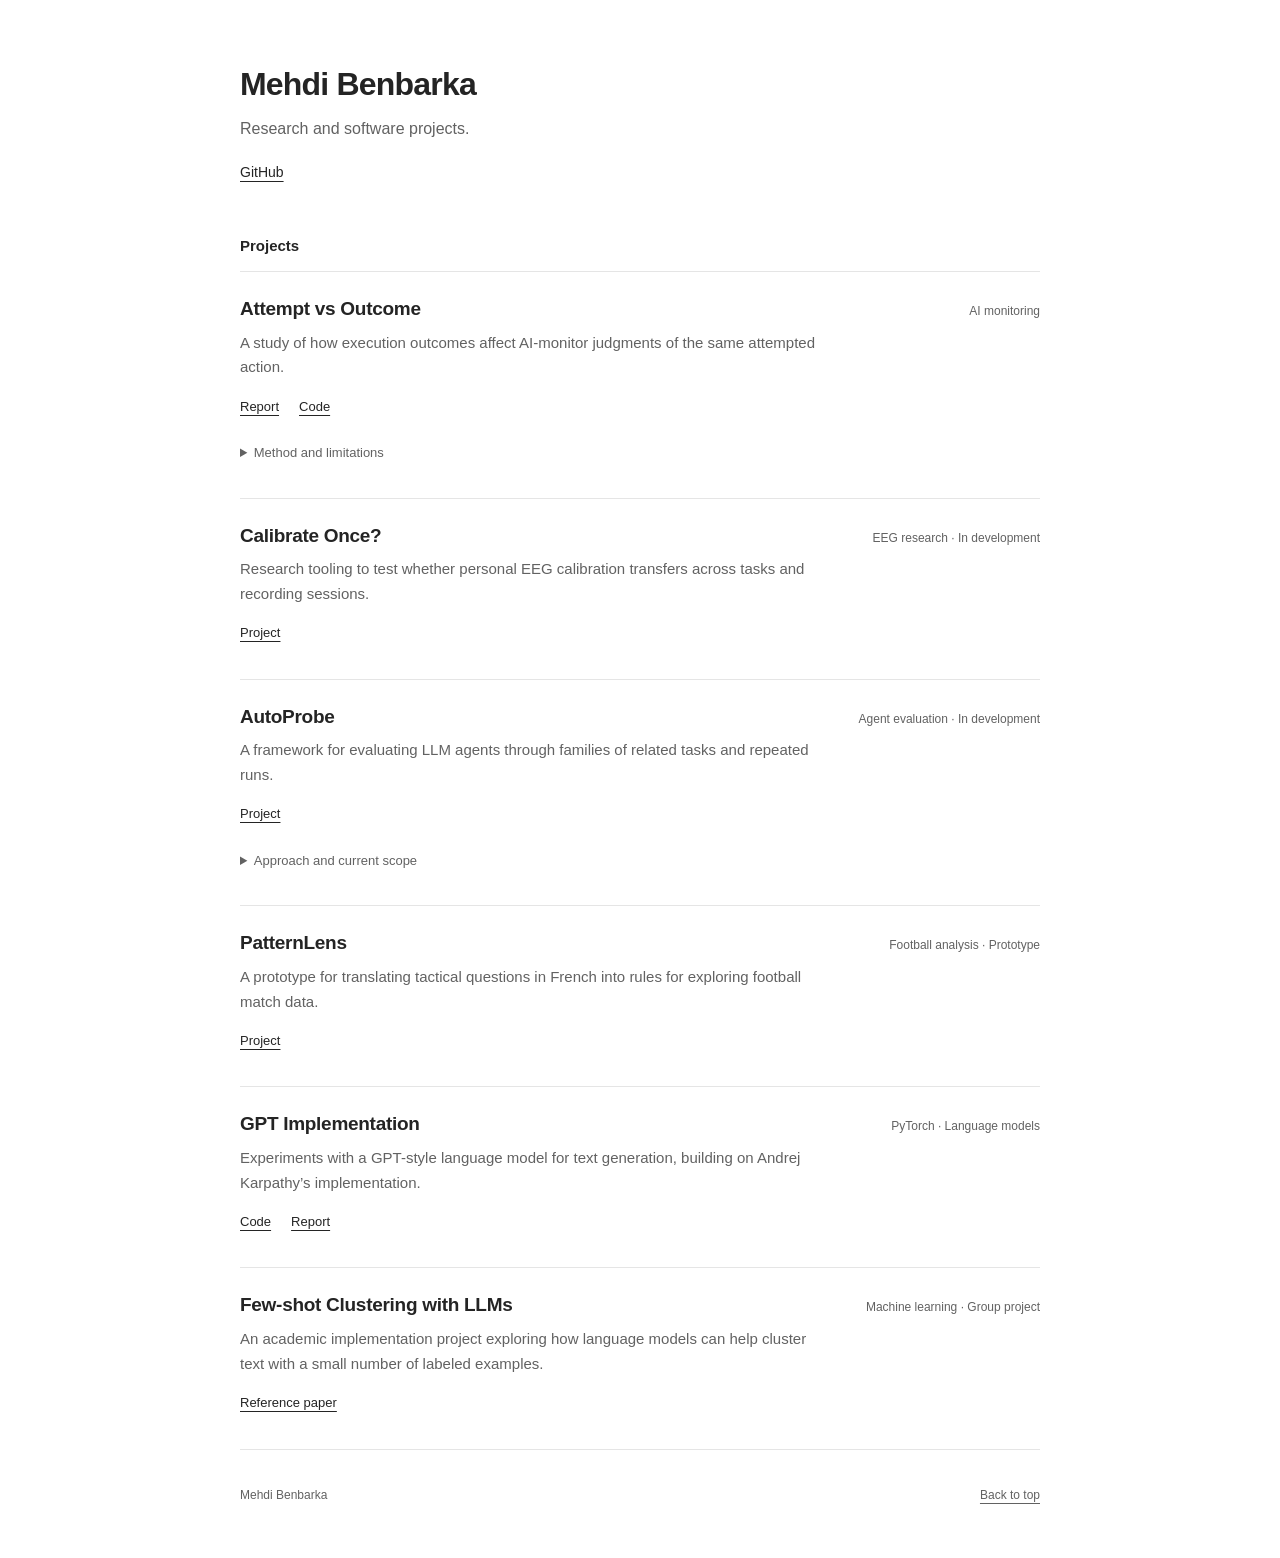
<file: index.html>
<!doctype html>
<html lang="en">
<head>
  <meta charset="utf-8">
  <meta name="viewport" content="width=device-width, initial-scale=1">
  <meta name="theme-color" content="#ffffff">
  <title>Mehdi Benbarka — AI &amp; software projects</title>
  <meta name="description" content="Research and software projects by Mehdi Benbarka, including AI monitoring, agent evaluation, EEG, and application development.">
  <link rel="canonical" href="https://mehdiben30.github.io/">
  <meta property="og:type" content="website">
  <meta property="og:title" content="Mehdi Benbarka — AI &amp; software projects">
  <meta property="og:description" content="Research and software projects by Mehdi Benbarka.">
  <meta property="og:url" content="https://mehdiben30.github.io/">
  <meta name="twitter:card" content="summary">
  <link rel="icon" href="./assets/favicon.svg" type="image/svg+xml">
  <link rel="stylesheet" href="./styles.css">
</head>
<body id="top">
  <a class="skip-link" href="#main">Skip to content</a>
  <div class="page">
    <header class="site-header">
      <h1>Mehdi Benbarka</h1>
      <p>Research and software projects.</p>
      <a href="https://github.com/mehdiben30">GitHub</a>
    </header>
    <main id="main">
      <section aria-labelledby="projects-title">
        <h2 id="projects-title">Projects</h2>
        <article class="project" aria-labelledby="project-1">
          <div class="project-heading"><h3 id="project-1">Attempt vs Outcome</h3><p class="project-meta">AI monitoring</p></div>
          <p class="project-description">A study of how execution outcomes affect AI-monitor judgments of the same attempted action.</p>
          <div class="project-links"><a href="https://github.com/mehdiben30/attemptvsoutcome/blob/main/docs/research_report/README.md">Report</a><a href="https://github.com/mehdiben30/attemptvsoutcome">Code</a></div>
          <details><summary>Method and limitations</summary><div class="detail-content">
              <div><h4>The experiment</h4><p>The command study compares pending, rejected, and applied views across six development situations. Two monitoring prompts assess unauthorized actions and authorized controls, with inputs and judgments archived for offline reproduction.</p></div>
              <div><h4>What the evidence covers</h4><p>The comparison includes full execution feedback, so it does not isolate the effect of a success or failure label alone. These selected situations do not establish general monitor failure rates. The earlier MVP remains a separate experiment.</p></div>
            </div></details>
        </article>
        <article class="project" aria-labelledby="project-2">
          <div class="project-heading"><h3 id="project-2">Calibrate Once?</h3><p class="project-meta">EEG research · In development</p></div>
          <p class="project-description">Research tooling to test whether personal EEG calibration transfers across tasks and recording sessions.</p>
          <div class="project-links"><a href="https://github.com/mehdiben30/calibrateonce">Project</a></div>
        </article>
        <article class="project" aria-labelledby="project-3">
          <div class="project-heading"><h3 id="project-3">AutoProbe</h3><p class="project-meta">Agent evaluation · In development</p></div>
          <p class="project-description">A framework for evaluating LLM agents through families of related tasks and repeated runs.</p>
          <div class="project-links"><a href="https://github.com/mehdiben30/Autoprobe">Project</a></div>
          <details><summary>Approach and current scope</summary><div class="detail-content">
              <div><h4>The approach</h4><p>Related task instances form a family around one capability hypothesis. Validation, repeated evaluation, and structured records make it possible to inspect failures and compare performance at the family level.</p></div>
              <div><h4>Current scope</h4><p>The public repository documents the CLI, schemas, storage, mock evaluation, BFCL task import, and initial calibration. Adaptive exploration and later analysis stages remain part of the implementation plan.</p></div>
            </div></details>
        </article>
        <article class="project" aria-labelledby="project-4">
          <div class="project-heading"><h3 id="project-4">PatternLens</h3><p class="project-meta">Football analysis · Prototype</p></div>
          <p class="project-description">A prototype for translating tactical questions in French into rules for exploring football match data.</p>
          <div class="project-links"><a href="https://github.com/mehdiben30/patternlense">Project</a></div>
        </article>
        <article class="project" aria-labelledby="project-5">
          <div class="project-heading"><h3 id="project-5">GPT Implementation</h3><p class="project-meta">PyTorch · Language models</p></div>
          <p class="project-description">Experiments with a GPT-style language model for text generation, building on Andrej Karpathy’s implementation.</p>
          <div class="project-links"><a href="https://github.com/mehdiben30/GPT-Implementation">Code</a><a href="https://github.com/mehdiben30/GPT-Implementation/blob/main/minireport_implementationgpt.pdf">Report</a></div>
        </article>
        <article class="project" aria-labelledby="project-6">
          <div class="project-heading"><h3 id="project-6">Few-shot Clustering with LLMs</h3><p class="project-meta">Machine learning · Group project</p></div>
          <p class="project-description">An academic implementation project exploring how language models can help cluster text with a small number of labeled examples.</p>
          <div class="project-links"><a href="https://arxiv.org/abs/2307.00524">Reference paper</a></div>
        </article>
      </section>
    </main>
    <footer><span>Mehdi Benbarka</span><a href="#top">Back to top</a></footer>
  </div>
</body>
</html>
</file>
<file: styles.css>
:root {
  color-scheme: light;
  --background: #ffffff;
  --text: #242424;
  --muted: #626262;
  --line: #e5e5e5;
  --note: #f6f6f6;
  --font: -apple-system, BlinkMacSystemFont, "Segoe UI", Arial, sans-serif;
  --width: 800px;
  --gutter: 24px;
}
*, *::before, *::after { box-sizing: border-box; }
html { scroll-padding-top: 24px; }
body { margin: 0; background: var(--background); color: var(--text); font: 16px/1.65 var(--font); }
h1, h2, h3, h4, p { margin: 0; }
a { color: inherit; text-decoration-thickness: 1px; text-underline-offset: 4px; }
a:hover { text-decoration-thickness: 2px; }
a:focus-visible, summary:focus-visible { outline: 2px solid var(--text); outline-offset: 4px; }
.page { width: min(var(--width), calc(100% - var(--gutter) * 2)); margin-inline: auto; }
.skip-link { position: absolute; top: 8px; left: 8px; padding: 8px 16px; background: var(--text); color: var(--background); transform: translateY(-180%); }
.skip-link:focus { transform: translateY(0); }
.site-header { padding-block: 64px 40px; }
h1 { font-size: 32px; font-weight: 600; line-height: 1.25; letter-spacing: -.025em; }
.site-header p { margin-top: 12px; color: var(--muted); }
.site-header > a { display: inline-flex; align-items: center; min-height: 44px; margin-top: 8px; font-size: 14px; }
h2 { font-size: 15px; font-weight: 600; padding-bottom: 12px; border-bottom: 1px solid var(--line); }
.project { padding-block: 24px; border-bottom: 1px solid var(--line); }
.project-heading { display: flex; flex-wrap: wrap; align-items: baseline; justify-content: space-between; gap: 4px 20px; }
h3 { font-size: 19px; font-weight: 600; line-height: 1.4; letter-spacing: -.015em; }
.project-meta { color: var(--muted); font-size: 12px; line-height: 1.5; }
.project-description { max-width: 70ch; margin-top: 8px; color: var(--muted); font-size: 15px; line-height: 1.65; }
.project-links { display: flex; flex-wrap: wrap; gap: 0 20px; margin-top: 4px; }
.project-links a { display: inline-flex; align-items: center; min-height: 44px; font-size: 13px; }
details { margin-top: 4px; }
summary { width: fit-content; padding-block: 10px; cursor: pointer; color: var(--muted); font-size: 13px; }
.detail-content { padding: 16px; margin-top: 4px; background: var(--note); font-size: 14px; color: var(--muted); }
.detail-content > div + div { margin-top: 16px; }
.detail-content h4 { margin-bottom: 4px; color: var(--text); font-size: 14px; font-weight: 600; }
footer { display: flex; justify-content: space-between; align-items: center; gap: 16px; padding-block: 24px 40px; color: var(--muted); font-size: 12px; }
footer a { display: inline-flex; align-items: center; min-height: 44px; }
.error-page { padding-block: 64px; }
.error-page p { margin-block: 16px; color: var(--muted); }
.error-page a { display: inline-flex; align-items: center; min-height: 44px; }
@media (max-width: 600px) {
  :root { --gutter: 20px; }
  .site-header { padding-block: 40px 32px; }
  h1 { font-size: 28px; }
  .project-heading { display: block; }
  .project-meta { margin-top: 4px; }
  .project { padding-block: 20px; }
}
@media print {
  .page { width: 100%; }
  .site-header { padding-block: 16px; }
  .project { break-inside: avoid; }
  .skip-link, footer { display: none; }
}
</file>
